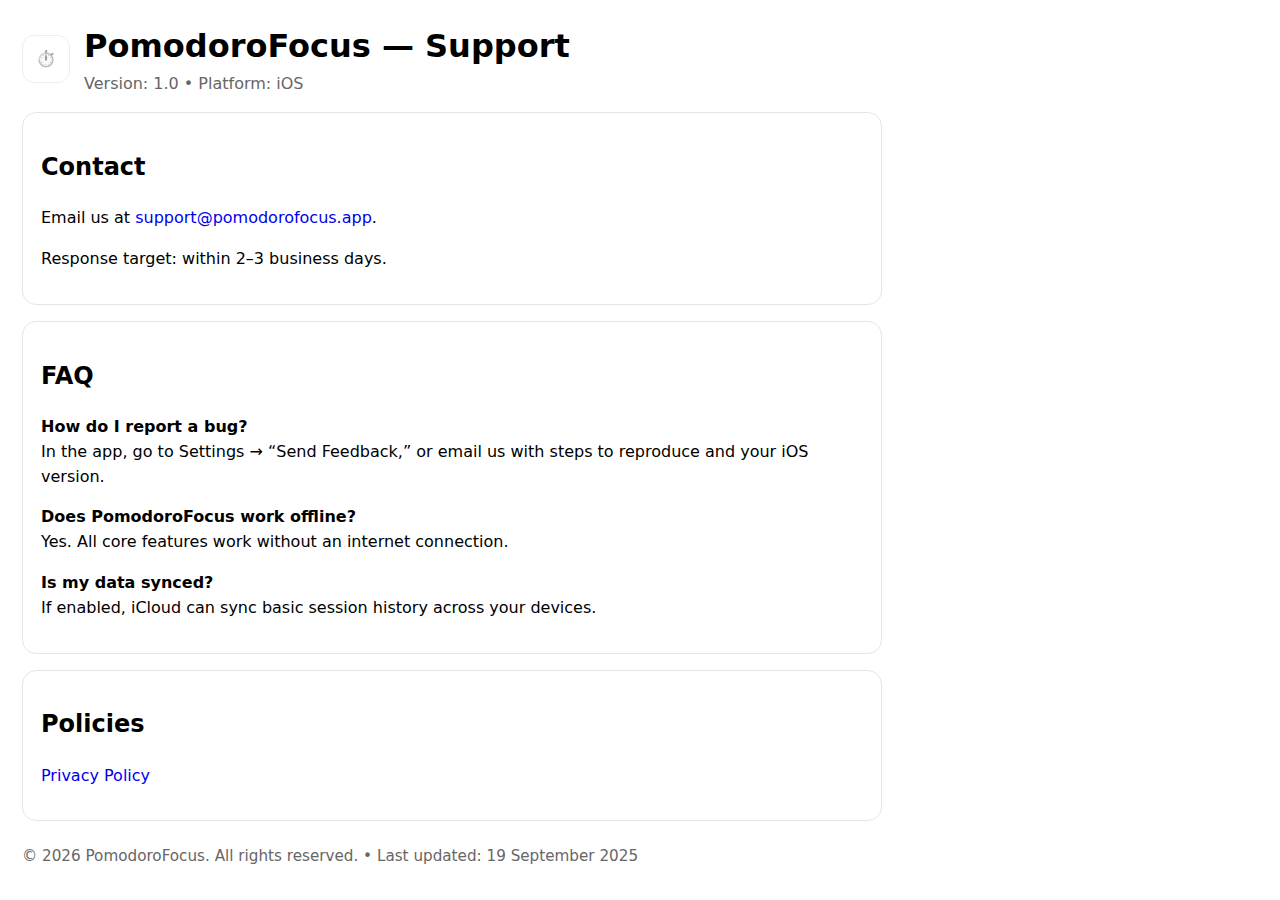
<file: index.html>
<!doctype html>
<html lang="en">
<head>
  <meta charset="utf-8" />
  <meta name="viewport" content="width=device-width, initial-scale=1" />
  <title>PomodoroFocus — Support</title>
  <meta name="description" content="Official support page for PomodoroFocus — a simple, focused Pomodoro timer." />
  <link rel="canonical" href="https://YOUR_USERNAME.github.io/pomodorofocus-support/" />
  <style>
    :root { --pad: 22px; --radius: 14px; }
    * { box-sizing: border-box; }
    body { font-family: system-ui, -apple-system, Segoe UI, Roboto, Arial, sans-serif; margin: var(--pad); line-height: 1.55; max-width: 860px; }
    header { display: flex; align-items: center; gap: 14px; margin-bottom: 8px; }
    .logo { width: 48px; height: 48px; border-radius: 12px; border: 1px solid #eee; display: inline-flex; align-items: center; justify-content: center; font-weight: 700; }
    .muted { color: #666; }
    .card { border: 1px solid #e5e5e5; border-radius: var(--radius); padding: 16px 18px; margin: 16px 0; }
    a { text-decoration: none; }
    footer { margin-top: 24px; font-size: 0.95rem; color: #666; }
    code { background: #fafafa; border: 1px solid #eee; padding: 0 6px; border-radius: 6px; }
  </style>
</head>
<body>
  <header>
    <div class="logo" aria-hidden="true">⏱️</div>
    <div>
      <h1 style="margin:0;">PomodoroFocus — Support</h1>
      <div class="muted">Version: 1.0 • Platform: iOS</div>
    </div>
  </header>

  <section class="card">
    <h2>Contact</h2>
    <p>Email us at <a href="mailto:support@pomodorofocus.app">support@pomodorofocus.app</a>.</p>
    <p>Response target: within 2–3 business days.</p>
  </section>

  <section class="card">
    <h2>FAQ</h2>
    <p><strong>How do I report a bug?</strong><br>
      In the app, go to Settings → “Send Feedback,” or email us with steps to reproduce and your iOS version.</p>
    <p><strong>Does PomodoroFocus work offline?</strong><br>
      Yes. All core features work without an internet connection.</p>
    <p><strong>Is my data synced?</strong><br>
      If enabled, iCloud can sync basic session history across your devices.</p>
  </section>

  <section class="card">
    <h2>Policies</h2>
    <p><a href="privacy.html">Privacy Policy</a></p>
  </section>

  <footer>
    <p>© <span id="y"></span> PomodoroFocus. All rights reserved. • <span class="muted">Last updated: 19 September 2025</span></p>
  </footer>

  <script>document.getElementById('y').textContent = new Date().getFullYear();</script>
</body>
</html>
</file>
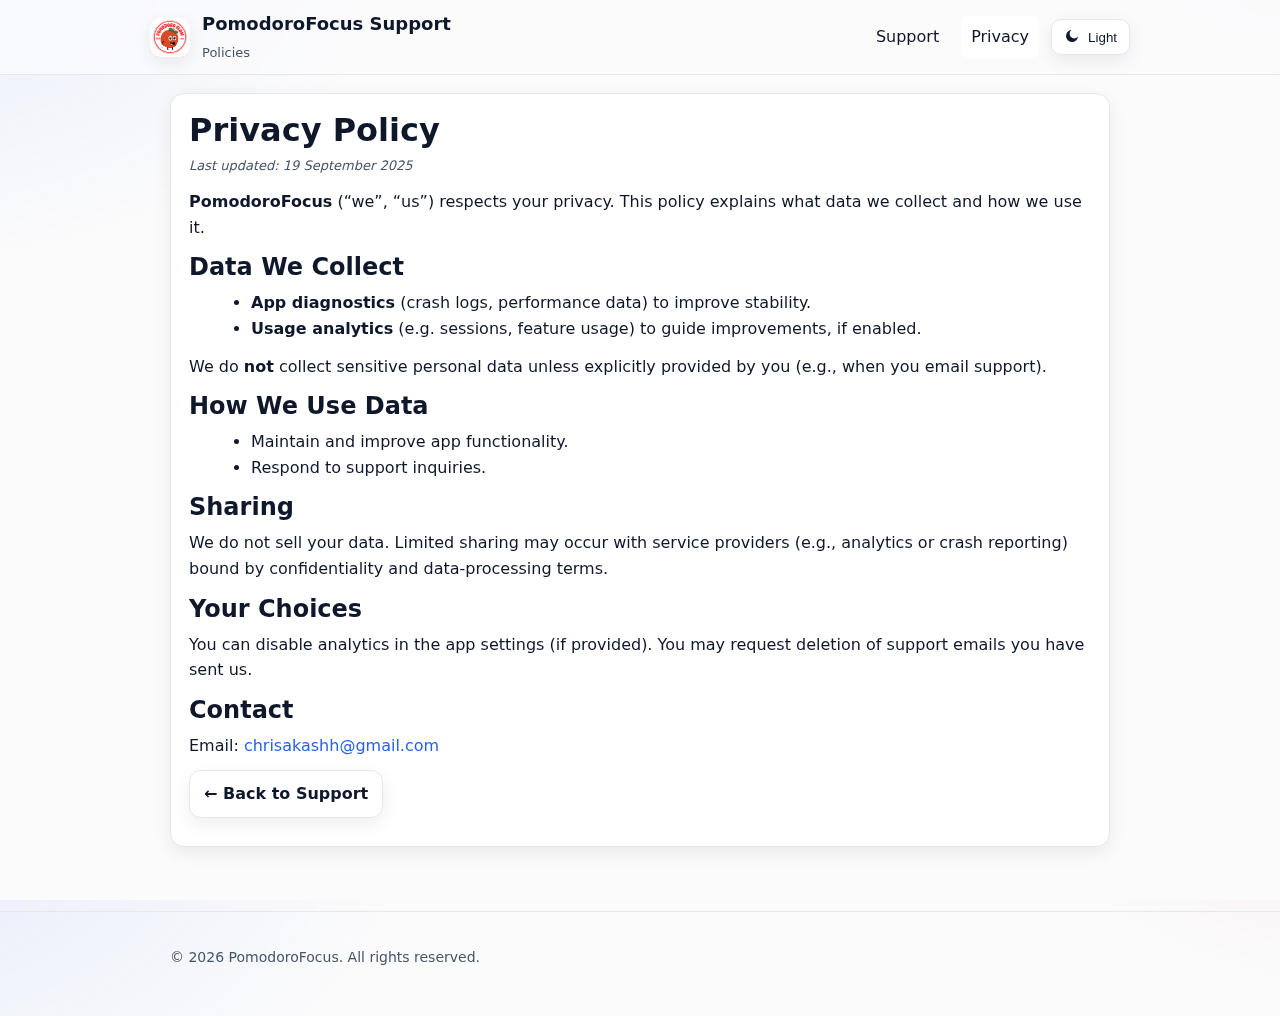
<file: privacy.html>
<!doctype html>
<html lang="en">
<head>
  <meta charset="utf-8" />
  <meta name="viewport" content="width=device-width, initial-scale=1" />
  <title>PomodoroFocus — Privacy Policy</title>
  <meta name="description" content="Privacy Policy for PomodoroFocus." />
  <meta name="theme-color" content="#fbfbfc" />
  <link rel="preload" href="styles.css" as="style" />
  <link rel="stylesheet" href="styles.css" />
</head>
<body>
  <header class="site-header">
    <div class="container header-inner">
      <a class="brand" href="index.html">
        <span class="app-icon" data-role="brand-logo" aria-hidden="true">⏱</span>
        <span>
          <span class="site-title">PomodoroFocus Support</span><br>
          <span class="site-subtle">Policies</span>
        </span>
      </a>
      <nav class="nav">
        <a href="index.html">Support</a>
        <a href="privacy.html" aria-current="page">Privacy</a>
        <button class="theme-toggle" data-action="toggle-theme" type="button" aria-label="Toggle color theme">
          <span data-role="theme-toggle-icon" aria-hidden="true"></span>
          <span data-role="theme-toggle-label">Theme</span>
        </button>
      </nav>
    </div>
  </header>

  <main class="container">
    <article class="card">
      <h1 style="margin-bottom:6px;">Privacy Policy</h1>
      <p class="site-subtle"><em>Last updated: 19 September 2025</em></p>

      <p><strong>PomodoroFocus</strong> (“we”, “us”) respects your privacy. This policy explains what data we collect and how we use it.</p>

      <h2>Data We Collect</h2>
      <ul>
        <li><strong>App diagnostics</strong> (crash logs, performance data) to improve stability.</li>
        <li><strong>Usage analytics</strong> (e.g. sessions, feature usage) to guide improvements, if enabled.</li>
      </ul>
      <p>We do <strong>not</strong> collect sensitive personal data unless explicitly provided by you (e.g., when you email support).</p>

      <h2>How We Use Data</h2>
      <ul>
        <li>Maintain and improve app functionality.</li>
        <li>Respond to support inquiries.</li>
      </ul>

      <h2>Sharing</h2>
      <p>We do not sell your data. Limited sharing may occur with service providers (e.g., analytics or crash reporting) bound by confidentiality and data-processing terms.</p>

      <h2>Your Choices</h2>
      <p>You can disable analytics in the app settings (if provided). You may request deletion of support emails you have sent us.</p>

      <h2>Contact</h2>
      <p>Email: <a href="mailto:chrisakashh@gmail.com">chrisakashh@gmail.com</a></p>

      <p style="margin-top:12px;"><a class="btn" href="index.html">← Back to Support</a></p>
    </article>
  </main>

  <footer class="site-footer">
    <div class="container">
      <p>© <span id="year"></span> PomodoroFocus. All rights reserved.</p>
    </div>
  </footer>

  <script src="main.js" defer></script>
</body>
</html>
</file>
<file: styles.css>
/* PomodoroFocus Support — modern styles */
/* Base and theme tokens */
:root {
  --bg: #fbfbfc;
  --surface: #ffffff;
  --text: #0f172a;
  --muted: #475569;
  --border: #e5e7eb;
  --primary: #2563eb;
  --primary-contrast: #ffffff;
  --accent: #ef4444;
  --accent-2: #f97316;
  --radius: 14px;
  --radius-sm: 10px;
  --shadow-sm: 0 6px 18px rgba(2, 6, 23, 0.07);
  --shadow-md: 0 12px 32px rgba(2, 6, 23, 0.10);
  --space: 20px;
}

html[data-theme="dark"] {
  --bg: #0b1220;
  --surface: #121a2a;
  --text: #e5e7eb;
  --muted: #9aa6b2;
  --border: #243041;
  --primary: #60a5fa;
  --primary-contrast: #0b1220;
  --accent: #f43f5e;
  --accent-2: #fb923c;
  --shadow-sm: 0 6px 18px rgba(0, 0, 0, 0.35);
  --shadow-md: 0 12px 34px rgba(0, 0, 0, 0.45);
}

/* Reset + base */
* { box-sizing: border-box; }
html, body { height: 100%; }
body {
  margin: 0;
  font-family: system-ui, -apple-system, Segoe UI, Roboto, Arial, sans-serif;
  line-height: 1.6;
  color: var(--text);
  background:
    radial-gradient(1200px 800px at -10% -10%, rgba(37, 99, 235, 0.10), transparent 45%),
    radial-gradient(900px 600px at 110% -20%, rgba(244, 63, 94, 0.10), transparent 46%),
    var(--bg);
}

img { max-width: 100%; height: auto; }
a { color: var(--primary); text-decoration: none; }
a:hover { text-decoration: underline; }

h1, h2, h3 { line-height: 1.25; margin: 0 0 8px; }
p { margin: 0 0 12px; }
ul { margin: 0 0 12px 22px; }

/* Layout */
.container {
  width: 100%;
  max-width: 980px;
  margin: 0 auto;
  padding: 18px 20px 36px;
}

/* Header */
.site-header {
  position: sticky;
  top: 0;
  z-index: 10;
  backdrop-filter: saturate(140%) blur(8px);
  background-color: color-mix(in oklab, var(--bg) 75%, transparent);
  border-bottom: 1px solid var(--border);
}
.header-inner { display: flex; align-items: center; justify-content: space-between; gap: 12px; padding: 10px 0; }
.brand { display: inline-flex; align-items: center; gap: 12px; color: inherit; text-decoration: none; }
.brand:hover { text-decoration: none; opacity: 0.95; }
.app-icon {
  width: 40px; height: 40px; border-radius: 10px; display: inline-grid; place-items: center;
  background: linear-gradient(140deg, var(--accent), var(--accent-2));
  color: #fff; font-weight: 700; box-shadow: var(--shadow-sm);
}
.site-title { font-size: 18px; font-weight: 700; }
.site-subtle { color: var(--muted); font-size: 13px; }

.nav { display: flex; align-items: center; gap: 12px; }
.nav a { color: inherit; text-decoration: none; padding: 8px 10px; border-radius: 8px; }
.nav a[aria-current="page"], .nav a:hover { background: color-mix(in oklab, var(--surface) 80%, transparent); }

.theme-toggle { border: 1px solid var(--border); background: var(--surface); color: inherit; border-radius: 10px; height: 36px; padding: 0 12px; display: inline-flex; align-items: center; gap: 8px; cursor: pointer; box-shadow: var(--shadow-sm); }
.theme-toggle:hover { transform: translateY(-1px); }
.theme-toggle svg { width: 16px; height: 16px; }

/* Hero */
.hero { display: grid; grid-template-columns: 1.2fr 0.8fr; gap: 24px; align-items: center; margin: 22px 0 12px; }
.hero h1 { font-size: clamp(26px, 3.2vw, 40px); }
.hero p { color: var(--muted); font-size: 16px; }
.hero-card { background: var(--surface); border: 1px solid var(--border); border-radius: var(--radius); padding: 18px; box-shadow: var(--shadow-md); }
.hero-actions { display: flex; flex-wrap: wrap; gap: 12px; margin-top: 14px; }

/* Buttons */
.btn { display: inline-flex; align-items: center; gap: 8px; border: 1px solid var(--border); color: inherit; background: var(--surface); border-radius: 12px; padding: 10px 14px; font-weight: 600; text-decoration: none; box-shadow: var(--shadow-sm); }
.btn:hover { transform: translateY(-1px); text-decoration: none; }
.btn-primary { background: var(--primary); color: var(--primary-contrast); border-color: color-mix(in oklab, var(--primary) 50%, #0000); }
.btn-soft { background: color-mix(in oklab, var(--surface) 85%, var(--primary) 15%); color: var(--text); }
.btn svg { width: 18px; height: 18px; }

/* Cards & sections */
.section { margin: 26px 0; }
.section h2 { font-size: 20px; margin-bottom: 8px; }
.card { background: var(--surface); border: 1px solid var(--border); border-radius: var(--radius); padding: 16px 18px; box-shadow: var(--shadow-sm); }
.grid { display: grid; gap: 16px; }
.grid.two { grid-template-columns: repeat(2, minmax(0,1fr)); }

/* FAQ */
details { border: 1px solid var(--border); border-radius: var(--radius-sm); background: color-mix(in oklab, var(--surface) 92%, transparent); padding: 10px 12px; }
details + details { margin-top: 10px; }
summary { list-style: none; cursor: pointer; display: flex; align-items: center; gap: 10px; font-weight: 600; }
summary::-webkit-details-marker { display: none; }
.chevron { width: 16px; height: 16px; transition: transform .2s ease; }
details[open] .chevron { transform: rotate(180deg); }
.faq-body { margin: 8px 2px 4px 26px; color: var(--muted); }

code { background: color-mix(in oklab, var(--surface) 88%, transparent); border: 1px solid var(--border); padding: 0 6px; border-radius: 6px; }

/* Footer */
.site-footer { color: var(--muted); font-size: 14px; border-top: 1px solid var(--border); margin-top: 28px; padding-top: 16px; }

/* Responsive */
@media (max-width: 820px) {
  .hero { grid-template-columns: 1fr; }
}
</file>
